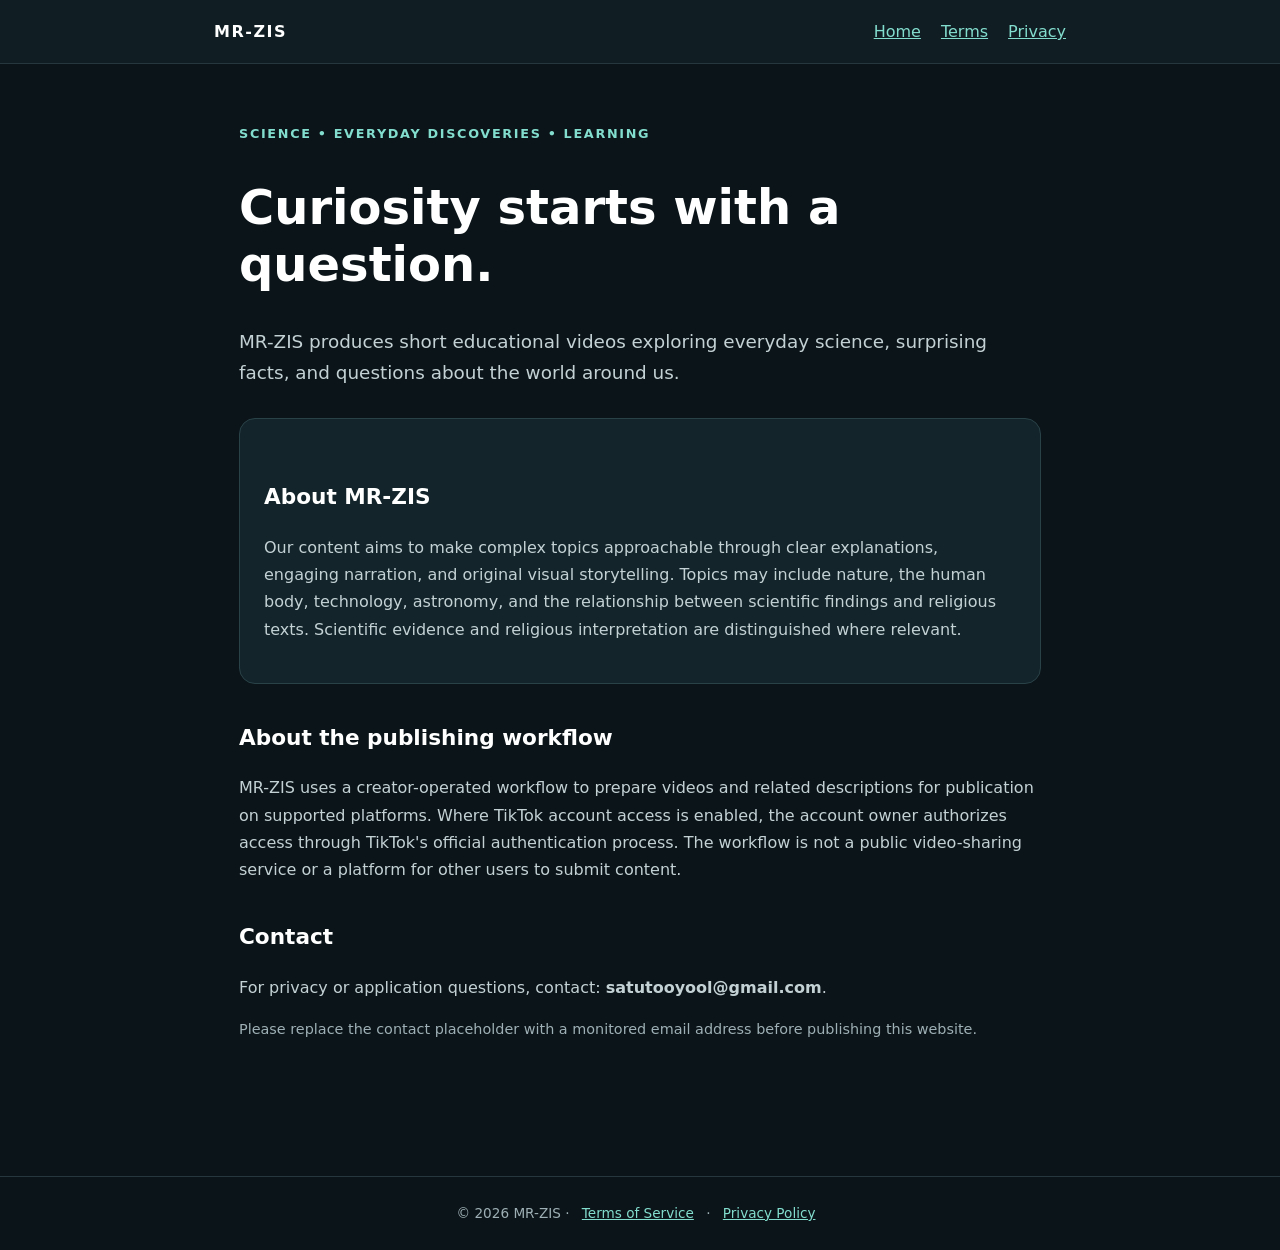
<file: index.html>
<!doctype html><html lang="en"><head><meta charset="utf-8"><meta name="viewport" content="width=device-width, initial-scale=1"><meta name="description" content="MR-ZIS creates educational videos about science, everyday phenomena, and interesting facts."><title>MR-ZIS | Educational Video Creator</title><link rel="stylesheet" href="style.css"></head><body><header><nav><strong>MR-ZIS</strong><div><a href="index.html" aria-current="page">Home</a><a href="terms.html">Terms</a><a href="privacy.html">Privacy</a></div></nav></header><main><span class="eyebrow">Science • Everyday Discoveries • Learning</span><h1>Curiosity starts with a question.</h1><p class="lead">MR-ZIS produces short educational videos exploring everyday science, surprising facts, and questions about the world around us.</p><section class="panel"><h2>About MR-ZIS</h2><p>Our content aims to make complex topics approachable through clear explanations, engaging narration, and original visual storytelling. Topics may include nature, the human body, technology, astronomy, and the relationship between scientific findings and religious texts. Scientific evidence and religious interpretation are distinguished where relevant.</p></section><h2>About the publishing workflow</h2><p>MR-ZIS uses a creator-operated workflow to prepare videos and related descriptions for publication on supported platforms. Where TikTok account access is enabled, the account owner authorizes access through TikTok's official authentication process. The workflow is not a public video-sharing service or a platform for other users to submit content.</p><h2>Contact</h2><p>For privacy or application questions, contact: <strong>satutooyool@gmail.com</strong>.</p><p class="muted">Please replace the contact placeholder with a monitored email address before publishing this website.</p></main><footer>© 2026 MR-ZIS · <a href="terms.html">Terms of Service</a> · <a href="privacy.html">Privacy Policy</a></footer></body></html>
</file>
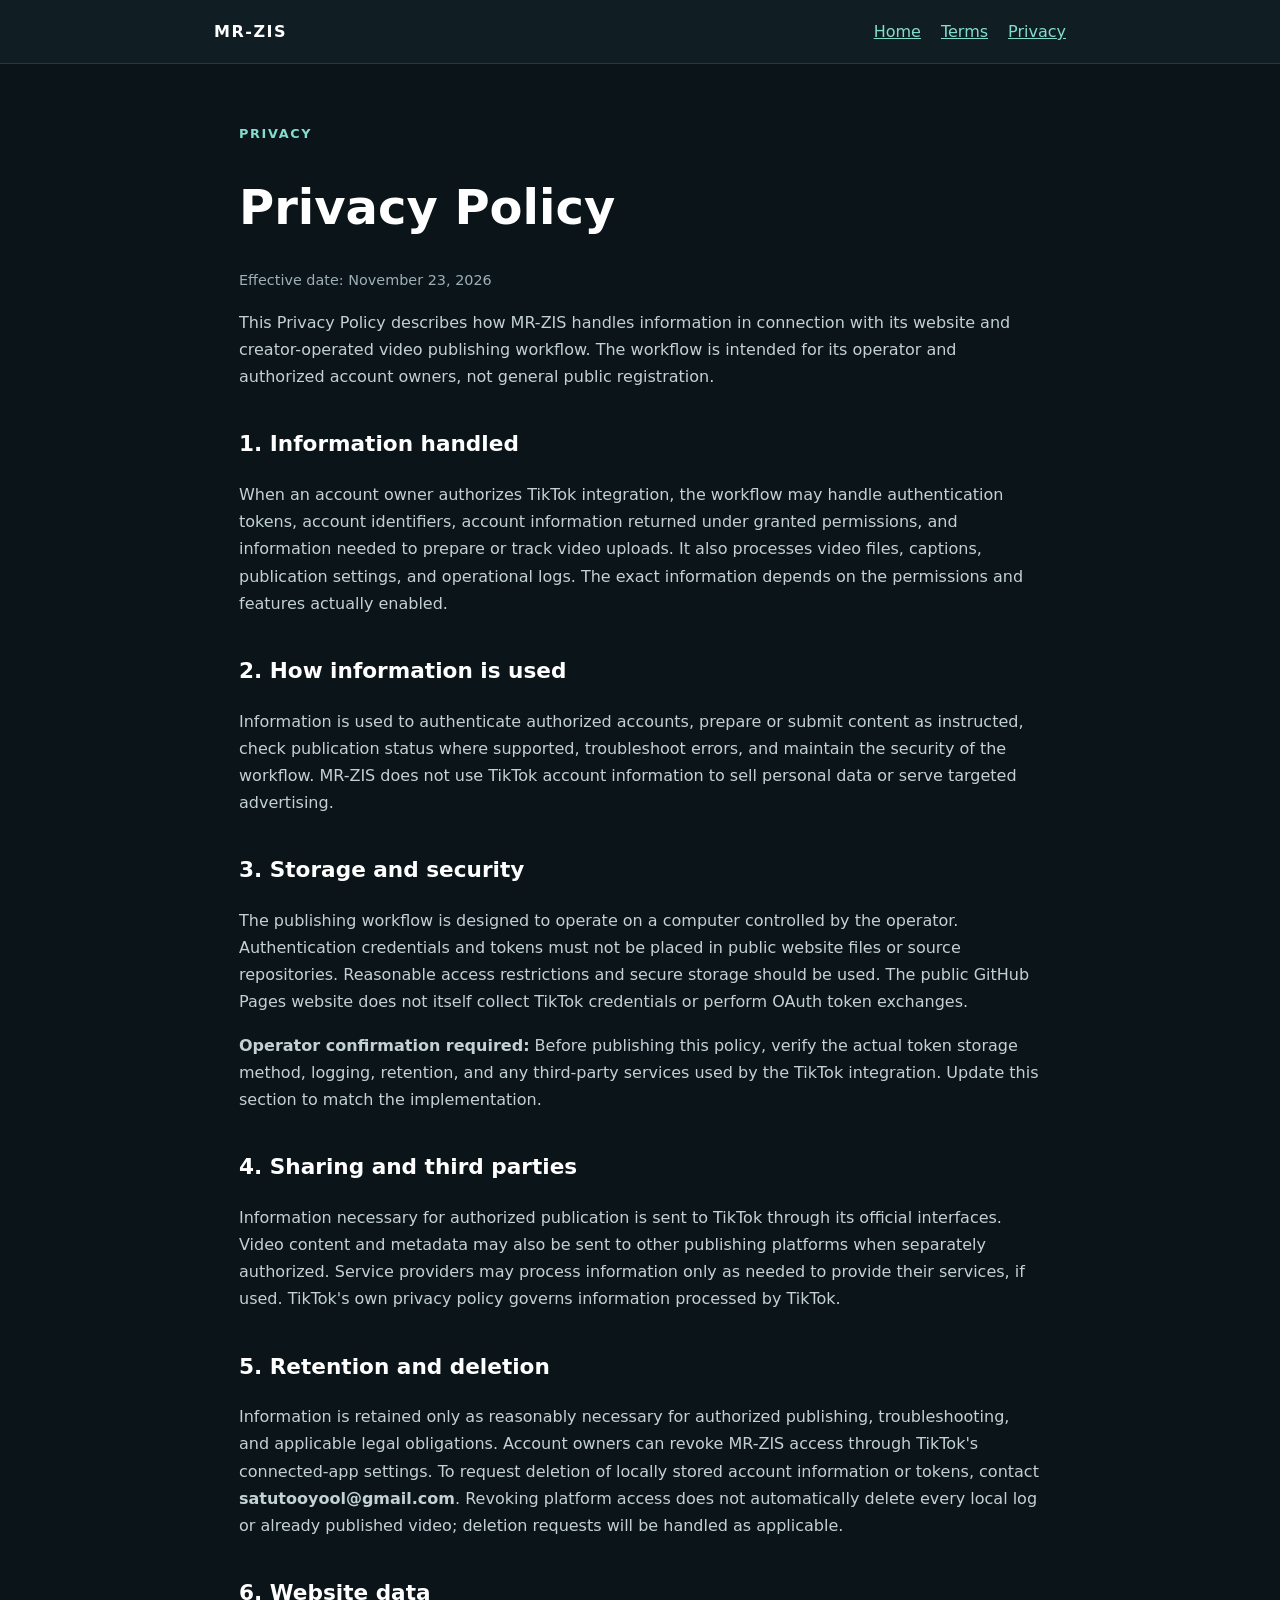
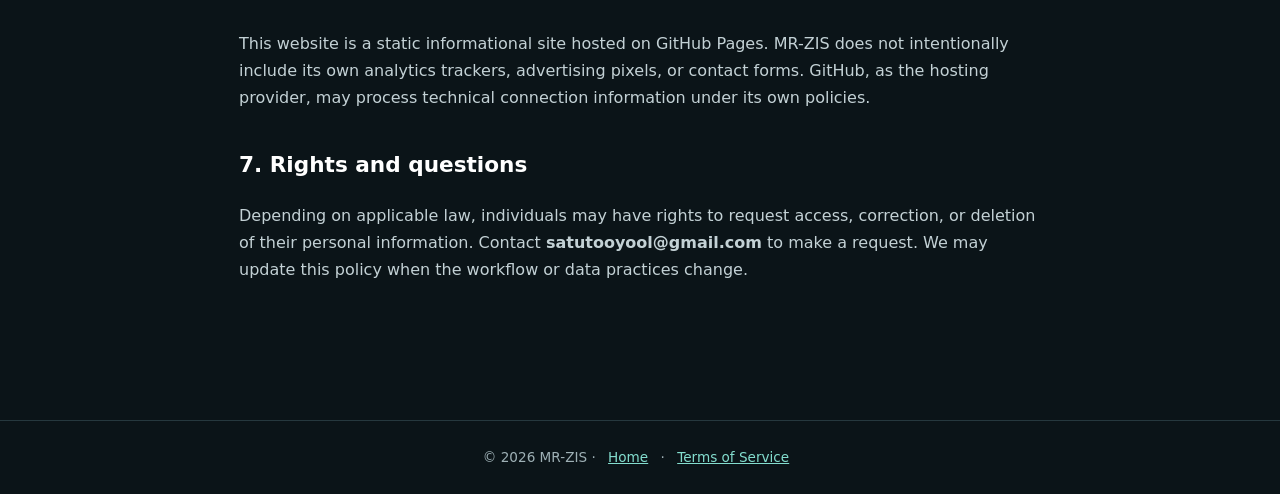
<file: privacy.html>
<!doctype html><html lang="en"><head><meta charset="utf-8"><meta name="viewport" content="width=device-width, initial-scale=1"><title>Privacy Policy | MR-ZIS</title><link rel="stylesheet" href="style.css"></head><body><header><nav><strong>MR-ZIS</strong><div><a href="index.html">Home</a><a href="terms.html">Terms</a><a href="privacy.html" aria-current="page">Privacy</a></div></nav></header><main><span class="eyebrow">Privacy</span><h1>Privacy Policy</h1><p class="muted">Effective date: November 23, 2026</p><p>This Privacy Policy describes how MR-ZIS handles information in connection with its website and creator-operated video publishing workflow. The workflow is intended for its operator and authorized account owners, not general public registration.</p><h2>1. Information handled</h2><p>When an account owner authorizes TikTok integration, the workflow may handle authentication tokens, account identifiers, account information returned under granted permissions, and information needed to prepare or track video uploads. It also processes video files, captions, publication settings, and operational logs. The exact information depends on the permissions and features actually enabled.</p><h2>2. How information is used</h2><p>Information is used to authenticate authorized accounts, prepare or submit content as instructed, check publication status where supported, troubleshoot errors, and maintain the security of the workflow. MR-ZIS does not use TikTok account information to sell personal data or serve targeted advertising.</p><h2>3. Storage and security</h2><p>The publishing workflow is designed to operate on a computer controlled by the operator. Authentication credentials and tokens must not be placed in public website files or source repositories. Reasonable access restrictions and secure storage should be used. The public GitHub Pages website does not itself collect TikTok credentials or perform OAuth token exchanges.</p><p><strong>Operator confirmation required:</strong> Before publishing this policy, verify the actual token storage method, logging, retention, and any third-party services used by the TikTok integration. Update this section to match the implementation.</p><h2>4. Sharing and third parties</h2><p>Information necessary for authorized publication is sent to TikTok through its official interfaces. Video content and metadata may also be sent to other publishing platforms when separately authorized. Service providers may process information only as needed to provide their services, if used. TikTok's own privacy policy governs information processed by TikTok.</p><h2>5. Retention and deletion</h2><p>Information is retained only as reasonably necessary for authorized publishing, troubleshooting, and applicable legal obligations. Account owners can revoke MR-ZIS access through TikTok's connected-app settings. To request deletion of locally stored account information or tokens, contact <strong>satutooyool@gmail.com</strong>. Revoking platform access does not automatically delete every local log or already published video; deletion requests will be handled as applicable.</p><h2>6. Website data</h2><p>This website is a static informational site hosted on GitHub Pages. MR-ZIS does not intentionally include its own analytics trackers, advertising pixels, or contact forms. GitHub, as the hosting provider, may process technical connection information under its own policies.</p><h2>7. Rights and questions</h2><p>Depending on applicable law, individuals may have rights to request access, correction, or deletion of their personal information. Contact <strong>satutooyool@gmail.com</strong> to make a request. We may update this policy when the workflow or data practices change.</p></main><footer>© 2026 MR-ZIS · <a href="index.html">Home</a> · <a href="terms.html">Terms of Service</a></footer></body></html>
</file>
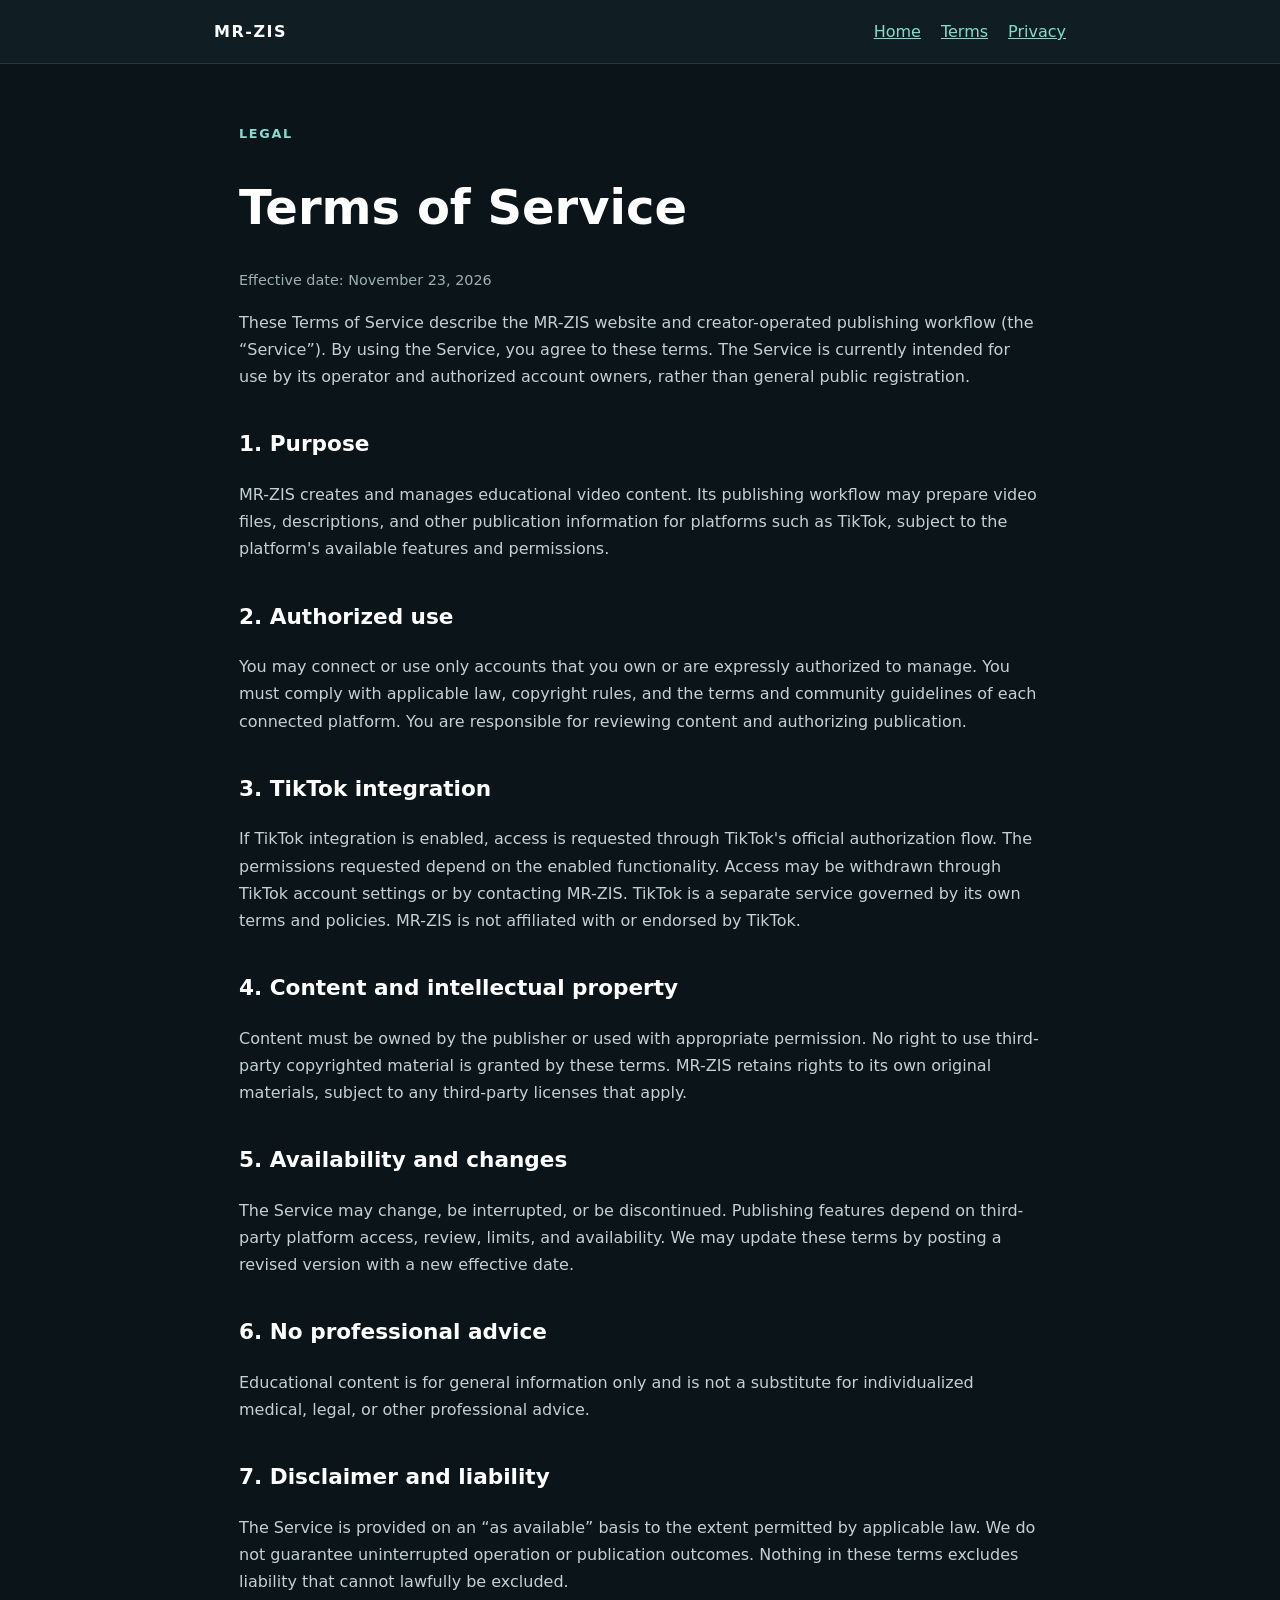
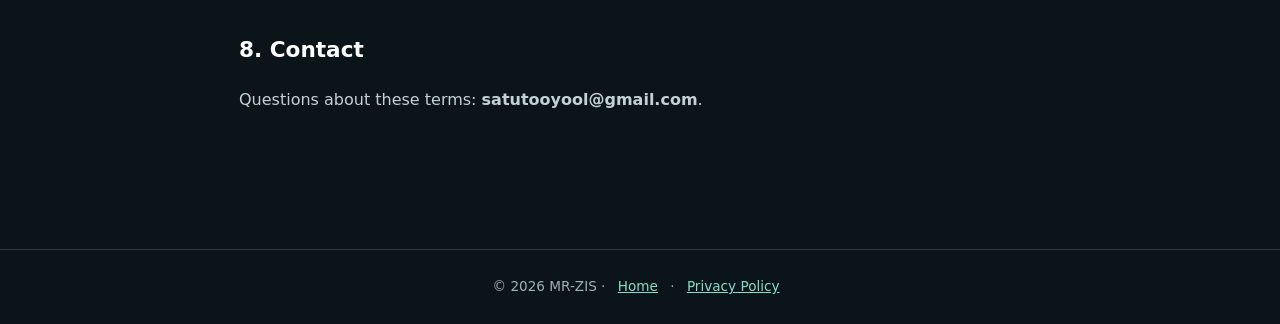
<file: terms.html>
<!doctype html><html lang="en"><head><meta charset="utf-8"><meta name="viewport" content="width=device-width, initial-scale=1"><title>Terms of Service | MR-ZIS</title><link rel="stylesheet" href="style.css"></head><body><header><nav><strong>MR-ZIS</strong><div><a href="index.html">Home</a><a href="terms.html" aria-current="page">Terms</a><a href="privacy.html">Privacy</a></div></nav></header><main><span class="eyebrow">Legal</span><h1>Terms of Service</h1><p class="muted">Effective date: November 23, 2026</p><p>These Terms of Service describe the MR-ZIS website and creator-operated publishing workflow (the “Service”). By using the Service, you agree to these terms. The Service is currently intended for use by its operator and authorized account owners, rather than general public registration.</p><h2>1. Purpose</h2><p>MR-ZIS creates and manages educational video content. Its publishing workflow may prepare video files, descriptions, and other publication information for platforms such as TikTok, subject to the platform's available features and permissions.</p><h2>2. Authorized use</h2><p>You may connect or use only accounts that you own or are expressly authorized to manage. You must comply with applicable law, copyright rules, and the terms and community guidelines of each connected platform. You are responsible for reviewing content and authorizing publication.</p><h2>3. TikTok integration</h2><p>If TikTok integration is enabled, access is requested through TikTok's official authorization flow. The permissions requested depend on the enabled functionality. Access may be withdrawn through TikTok account settings or by contacting MR-ZIS. TikTok is a separate service governed by its own terms and policies. MR-ZIS is not affiliated with or endorsed by TikTok.</p><h2>4. Content and intellectual property</h2><p>Content must be owned by the publisher or used with appropriate permission. No right to use third-party copyrighted material is granted by these terms. MR-ZIS retains rights to its own original materials, subject to any third-party licenses that apply.</p><h2>5. Availability and changes</h2><p>The Service may change, be interrupted, or be discontinued. Publishing features depend on third-party platform access, review, limits, and availability. We may update these terms by posting a revised version with a new effective date.</p><h2>6. No professional advice</h2><p>Educational content is for general information only and is not a substitute for individualized medical, legal, or other professional advice.</p><h2>7. Disclaimer and liability</h2><p>The Service is provided on an “as available” basis to the extent permitted by applicable law. We do not guarantee uninterrupted operation or publication outcomes. Nothing in these terms excludes liability that cannot lawfully be excluded.</p><h2>8. Contact</h2><p>Questions about these terms: <strong>satutooyool@gmail.com</strong>.</p></main><footer>© 2026 MR-ZIS · <a href="index.html">Home</a> · <a href="privacy.html">Privacy Policy</a></footer></body></html>
</file>
<file: style.css>
:root{font-family:Inter,system-ui,-apple-system,Segoe UI,Arial,sans-serif;color:#e9f0f2;background:#0b1418}*{box-sizing:border-box}body{margin:0;line-height:1.7}a{color:#83ddce}header{border-bottom:1px solid #26383e;background:#101e23}nav{max-width:900px;margin:auto;padding:18px 24px;display:flex;align-items:center;justify-content:space-between;gap:18px;flex-wrap:wrap}nav strong{letter-spacing:1.5px;color:#fff}nav div{display:flex;gap:20px;flex-wrap:wrap}main{max-width:850px;margin:55px auto;padding:0 24px 65px}h1{font-size:clamp(2rem,5vw,3rem);line-height:1.2;color:#fff}h2{color:#fff;margin-top:36px;font-size:1.35rem}p,li{color:#c3d1d5}.lead{font-size:1.15rem}.panel{padding:24px;border:1px solid #294248;background:#13252a;border-radius:16px;margin:30px 0}.eyebrow{font-size:.8rem;letter-spacing:.13em;color:#83ddce;font-weight:700;text-transform:uppercase}.muted{color:#9eb0b5;font-size:.9rem}footer{border-top:1px solid #26383e;text-align:center;padding:25px;color:#9eb0b5;font-size:.85rem}footer a{margin:0 8px}code{background:#1e3035;padding:2px 5px;border-radius:4px}a:focus-visible{outline:2px solid #83ddce;outline-offset:4px}
</file>
